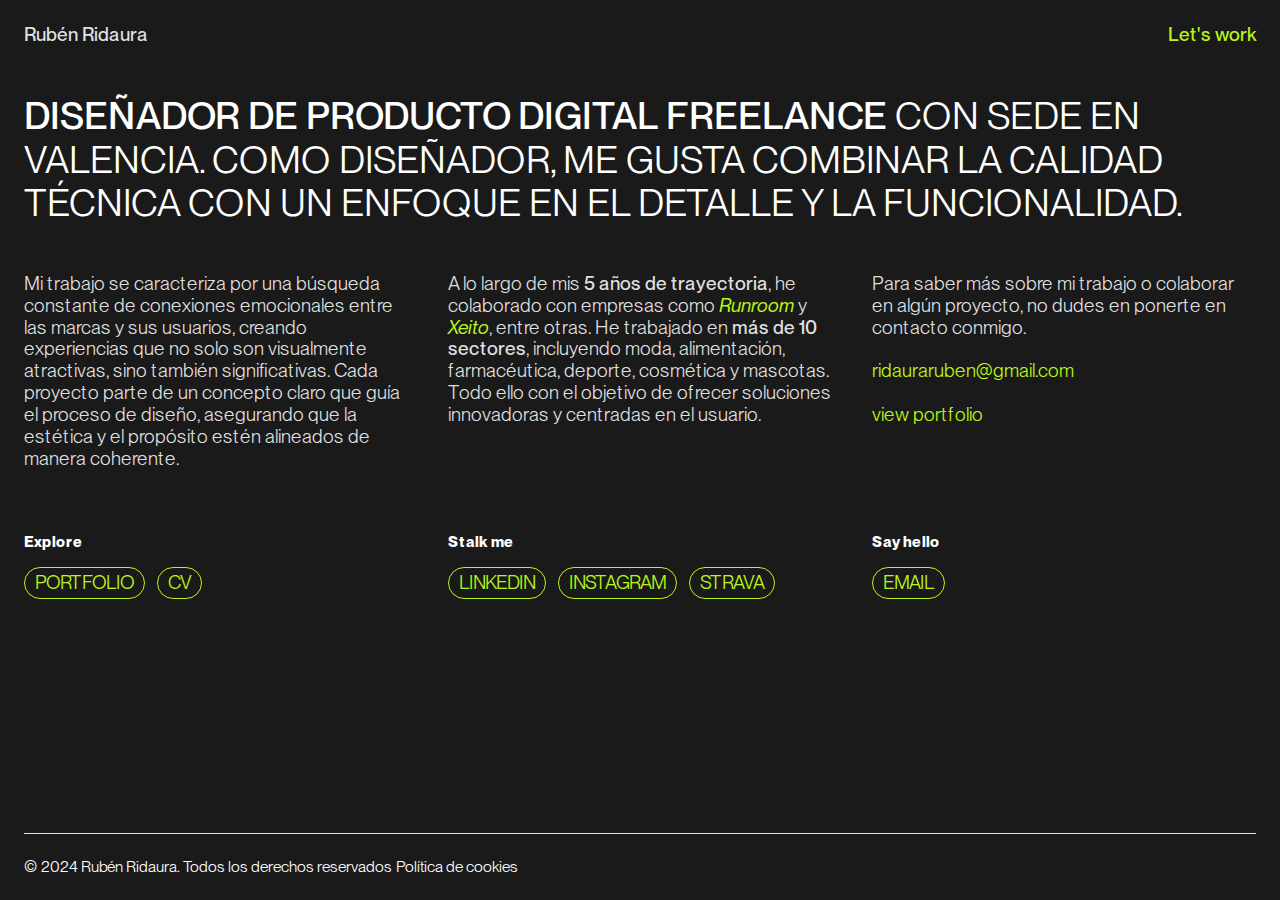
<file: index.html>
<!doctype html>
<html lang="en">

<head>
    <meta charset="utf-8">
    <meta name="viewport" content="width=device-width, initial-scale=1.0">
    <title>Rubén Ridaura</title>
    <link href="https://fonts.googleapis.com/css?family=Roboto:400,700&display=swap" rel="stylesheet">
    <link rel="stylesheet" href="assets/css/normalize.css">
    <link rel="stylesheet" href="assets/css/styles.css">
    <link rel="shortcut icon" type="image/x-icon" href="assets/img/Favicon.svg" />
    <meta property="og:site_name" content="Rubén">
    <meta property="og:title" content="Portfolio Rubén Ridaura">
    <meta property="og:image" content="assets/img/thumbnail.jpg">
    <meta property="og:url" content="https://www.rubenridaura.com/">
</head>

<body>
    <header>
        <nav class="nav-principal contenedor">
            <p>Rubén Ridaura</p>
            <p><a href="mailto:ridauraruben@gmail.com?Subject=Hola%20Rubén%20estaba%20interesado%20en%20colaborar%20contigo">Let's work</a></p>
        </nav>
    </header>
    <main>
        <h1 class="contenedor titulo">
            <span>Diseñador de Producto Digital Freelance</span> con sede en Valencia. Como diseñador, me gusta combinar la calidad técnica con un enfoque en el detalle y la funcionalidad.
        </h1>
        <section class="textos contenedor">
            <p>
                Mi trabajo se caracteriza por una búsqueda constante de conexiones emocionales entre las marcas y sus usuarios, creando experiencias que no solo son visualmente atractivas, sino también significativas. Cada proyecto parte de un concepto claro que guía el proceso de diseño, asegurando que la estética y el propósito estén alineados de manera coherente.
            </p>
            <p>
                A lo largo de mis <span>5 años de trayectoria</span>, he colaborado con empresas como <a class="nombre" href="https://www.runroom.com/" target="_blank" rel="noopener noreferrer">Runroom</a> y <a class="nombre" href="https://www.xeito.io/" target="_blank" rel="noopener noreferrer">Xeito</a>, entre otras. He trabajado en <span>más de 10 sectores</span>, incluyendo moda, alimentación, farmacéutica, deporte, cosmética y mascotas. Todo ello con el objetivo de ofrecer soluciones innovadoras y centradas en el usuario.
            </p>
            <p>
                Para saber más sobre mi trabajo o colaborar en algún proyecto, no dudes en ponerte en contacto conmigo.
                <br><br>
                <a href="mailto:ridauraruben@gmail.com?Subject=Hola%20Rubén%20estaba%20interesado%20en%20colaborar%20contigo">ridauraruben@gmail.com</a>
                <br><br>
                <a href="#">view portfolio</a>
            </p>
        </section>
        <section class="enlaces contenedor">
            <div>
                <h3>Explore</h3>
                <a class="button" href="#">Portfolio</a>
                <a class="button" href="https://drive.google.com/file/d/13llWbcBg056mkeUTdO1VevHekBFi27Kd/view?usp=sharing" target="_blank" rel="noopener noreferrer">CV</a>
            </div>
            <div>
                <h3>Stalk me</h3>
                <a class="button" href="https://www.linkedin.com/in/rubénridaura" target="_blank" rel="noopener noreferrer">Linkedin</a>
                <a class="button" href="https://www.instagram.com/rubenridaura/" target="_blank" rel="noopener noreferrer">Instagram</a>
                <a class="button" href="https://www.strava.com/athletes/rubenridaura" target="_blank" rel="noopener noreferrer">Strava</a>
            </div>
            <div>
                <h3>Say hello</h3>
                <a class="button" href="mailto:ridauraruben@gmail.com?Subject=Hola%20Rubén%20estaba%20interesado%20en%20colaborar%20contigo">Email</a>
            </div>
        </section>
    </main>
    <footer class="footer contenedor">
        <div class="condiciones">
            <a href="#">© 2024 Rubén Ridaura. Todos los derechos reservados</a>
            <a href="https://www.privacypolicies.com/live/d0dce30d-8c27-407d-89d4-34de055f9262" target="_blank" rel="nofollow noopener noreferrer">Política de cookies</a>
        </div>
    </footer>

    <script src="https://code.jquery.com/jquery-3.4.1.min.js" integrity="sha256-CSXorXvZcTkaix6Yvo6HppcZGetbYMGWSFlBw8HfCJo=" crossorigin="anonymous"></script>
    <script src="assets/js/app.js"></script>

</body>

</html>
</file>
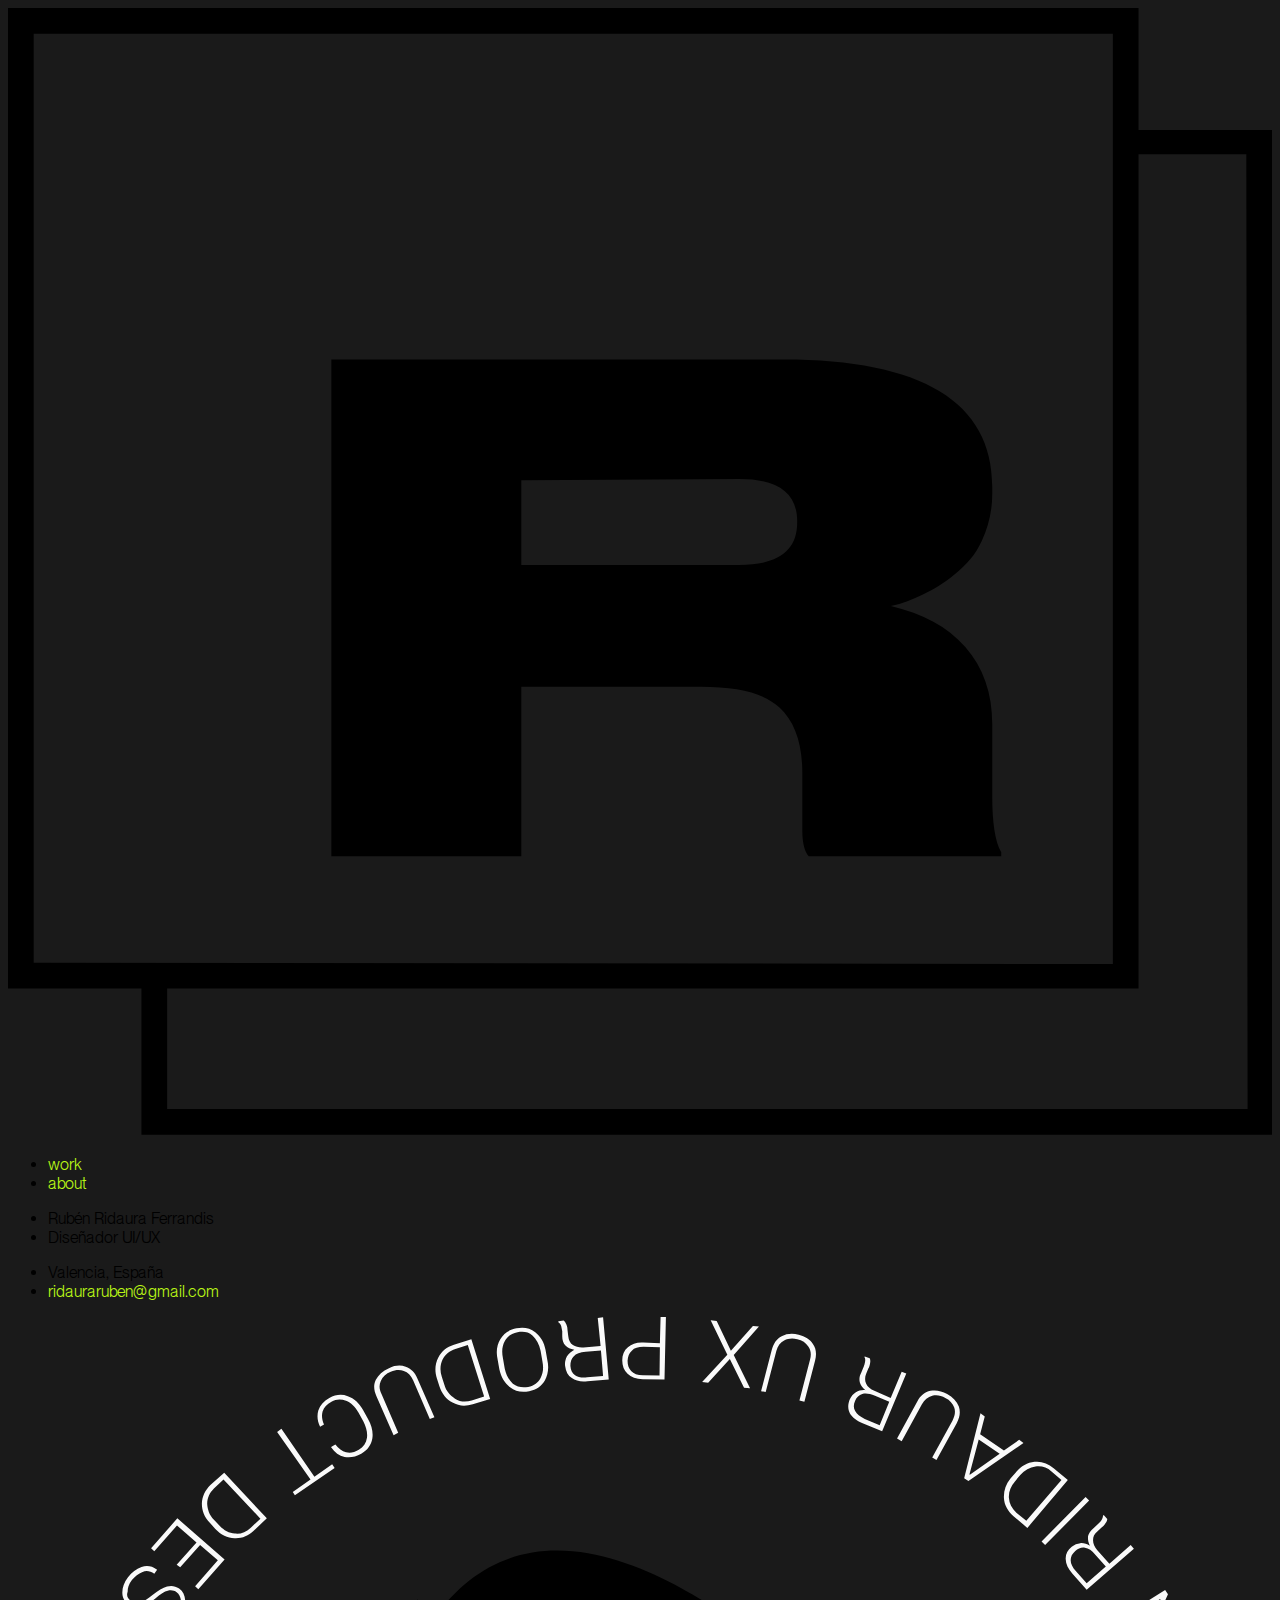
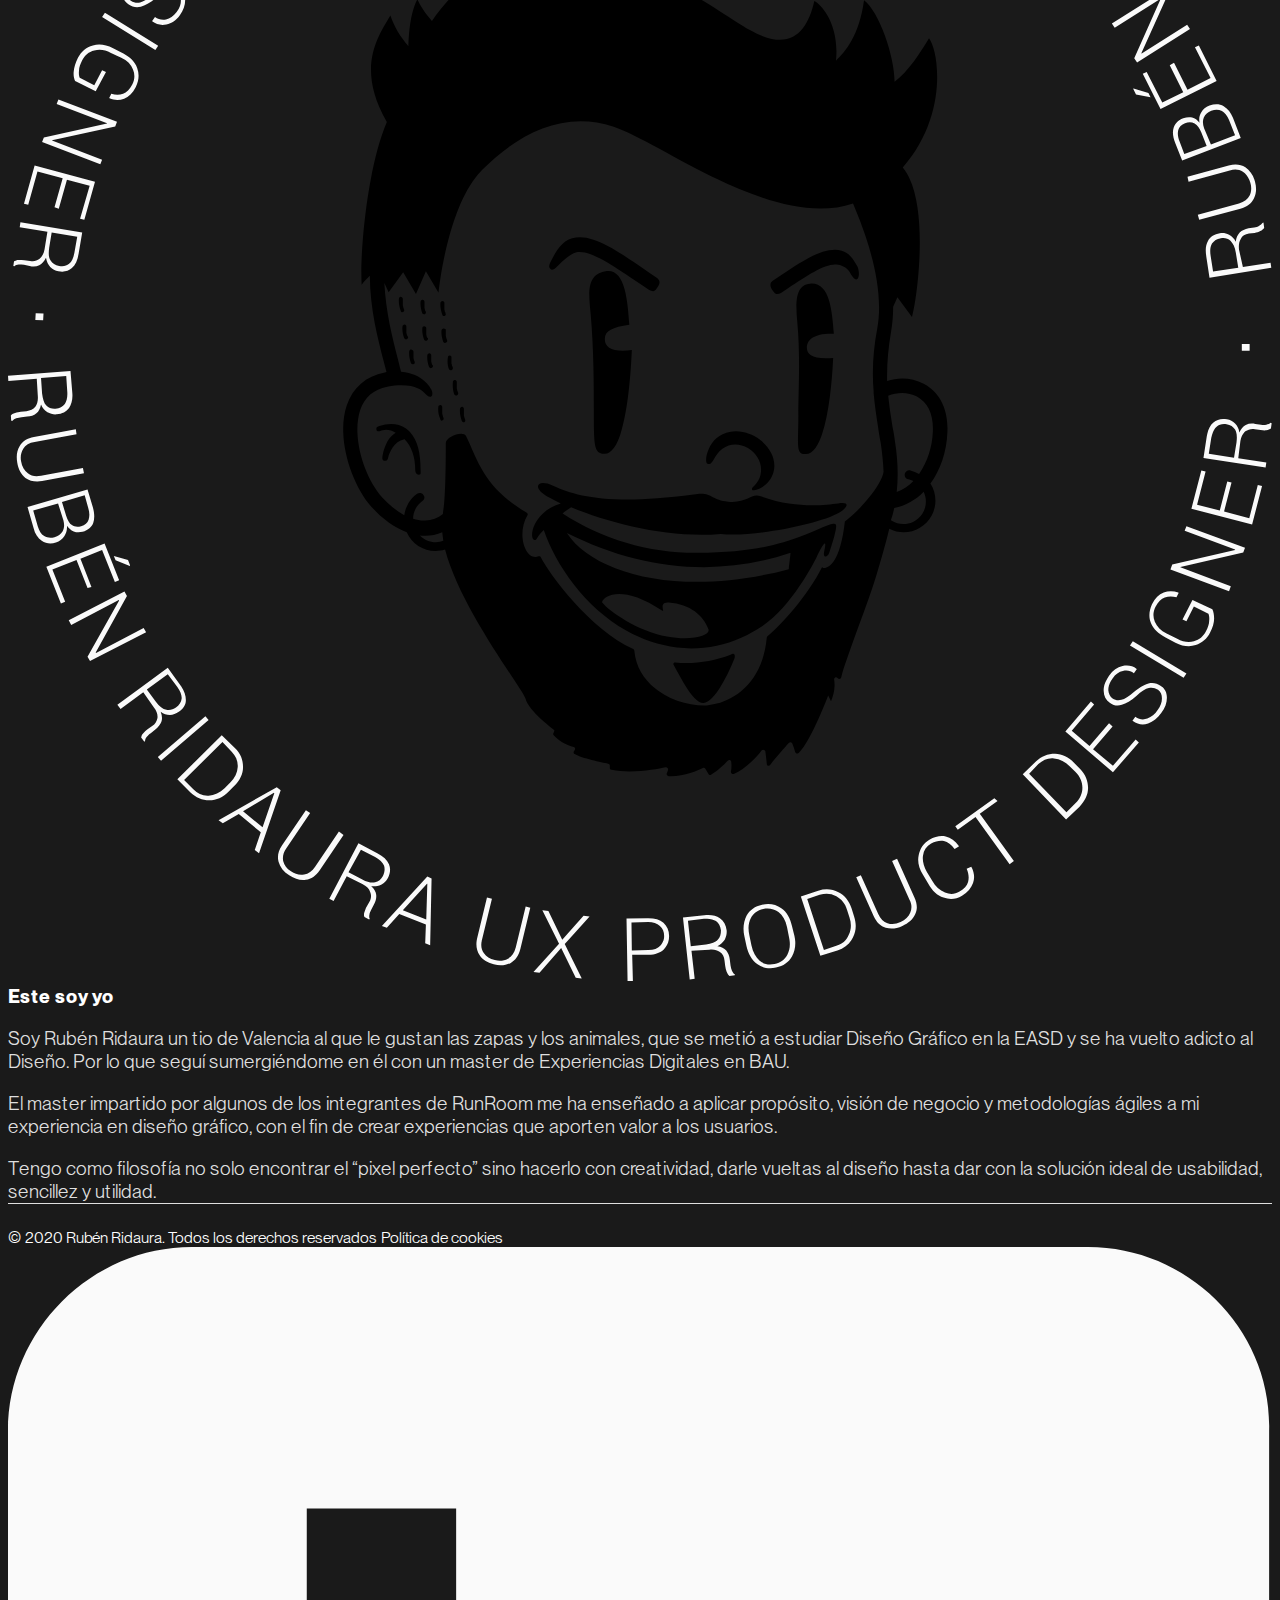
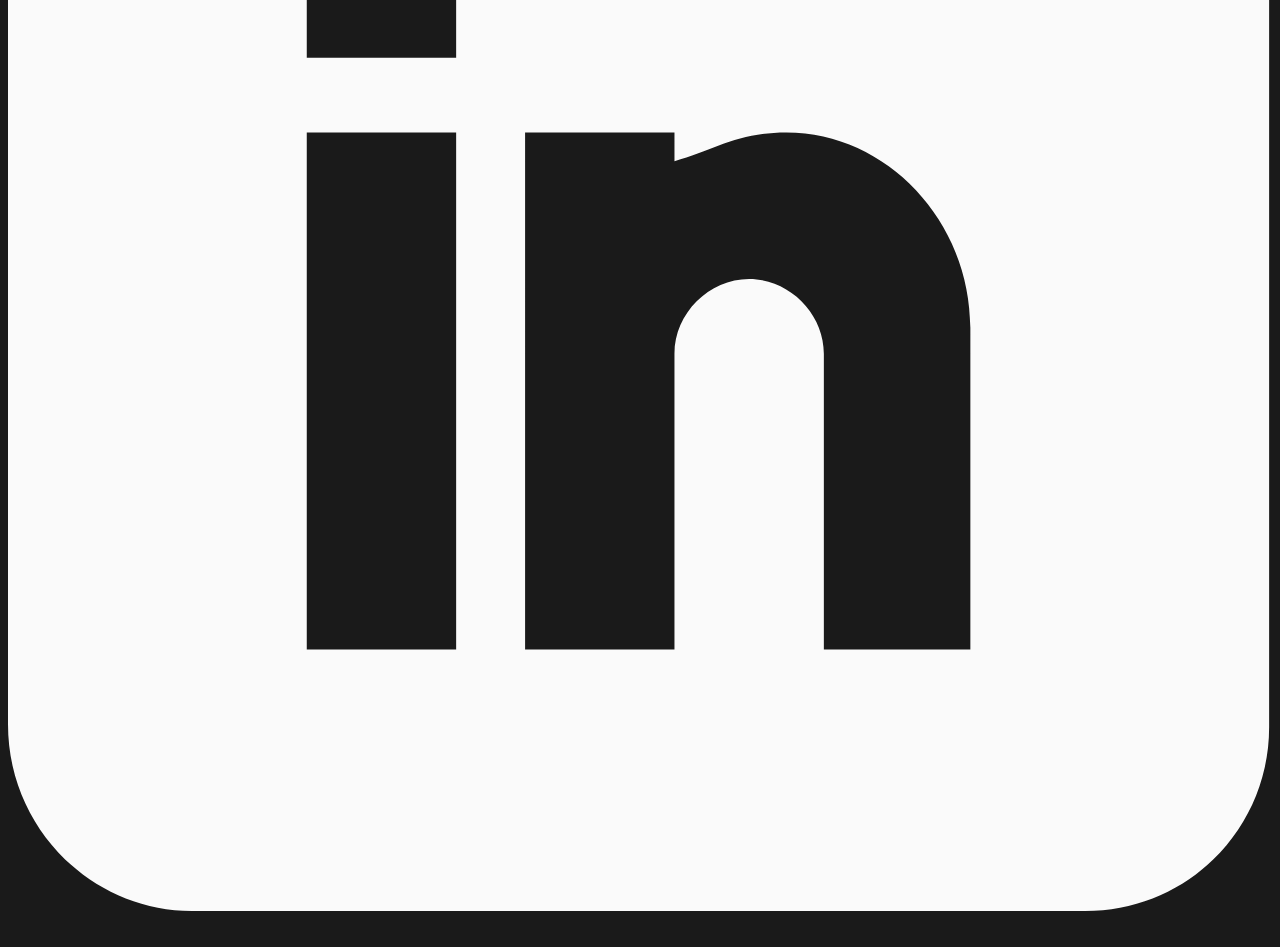
<file: about/index.html>
<!doctype html>
<html lang="en">
<head>
    <meta charset="utf-8">
    <meta name="viewport" content="width=device-width, initial-scale=1.0">
    <meta http-equiv="X-UA-Compatible" content="ie=edge">
    <title>Rubén Ridaura</title>
    <link href="https://fonts.googleapis.com/css?family=Roboto:400,700&display=swap" rel="stylesheet">
    <link rel="stylesheet" href="../assets/css/styles.css">
    <link rel="shortcut icon" type="image/x-icon" href="../assets/img/favicon.ico" />
</head>
<body>
    <header class="header">
            
        <a class="logo" href="../index.html#presentacion">
            <svg xmlns="http://www.w3.org/2000/svg" viewBox="0 0 98.5 87.8">
                <path class="fijo"
                    d="M88.1 9.5V0H0v76.4h10.4v11.4h88.1V9.5H88.1zM2 74.4V2h84.1v72.5L2 74.4zm94.6 11.4H12.4v-9.4h75.7v-65h8.4l.1 74.4z" />
                <path class="rlogo fijo"
                    d="M40 52.8v13.3H25.2V27.4h35.2c10.8 0 16.3 3.3 16.3 9.9v.6c0 1.3-.3 2.5-.8 3.6s-1.2 1.9-2.1 2.6c-.8.7-1.7 1.2-2.5 1.6s-1.6.7-2.5.9c2.5.6 4.4 1.6 5.8 3.2s2.1 3.6 2.1 6v5.6c0 2 .2 3.5.7 4.4v.3h-15c-.3-.3-.5-1-.5-2v-4.5c0-2.3-.6-4-1.8-5.1s-3.2-1.6-6.1-1.6H40v-.1zm0-16v6.6h17c3 0 4.5-1.1 4.5-3.3V40c0-2.2-1.5-3.3-4.5-3.3l-17 .1z" />
            </svg>
        </a>
        <nav class="fijo nav-links">
            <ul class="nav-top">
                <li>
                    <a class="nav-link js-anchor" href="../index.html#work">work</a>
                </li>
                <li>
                    <a class="nav-link" href="index.html">about</a>
                </li>
            </ul>
            <div class="info-bottom">
                <ul>
                    <li>Rubén Ridaura Ferrandis</li>
                    <li>Diseñador UI/UX</li>
                </ul>
                <ul>
                    <li>Valencia, España</li>
                    <li><a class="mail" href="mailto:ridauraruben@gmail.com">ridauraruben@gmail.com</a></li>
                </ul>
            </div>
        </nav>
        
        <div class="fijocaja burger">
            <div class="line1"></div>
            <div class="line2"></div>
            <div class="line3"></div>
        </div>

    
</header> 
        <main class="main">
            <section id="about" class="about">
                <div class="about-contenido">
                    <div class="mi-cara">
<svg version="1.1" id="Capa_1" xmlns="http://www.w3.org/2000/svg" x="0" y="0" viewBox="0 0 356 356" xml:space="preserve"><style>.st0{display:none}.st2{fill:#fafafa}</style><g id="XMLID_1_"><path class="st2" d="M8.1 186.4l-8 .6-.1-1.5 17.6-1.3.5 6c.2 1.9-.2 3.3-.9 4.4-.8 1.1-1.9 1.6-3.5 1.8-.9.1-1.8-.2-2.6-.6-.8-.5-1.4-1.2-1.8-2.2-.2 1.1-.6 1.9-1.3 2.5s-1.6.9-2.6.9l-1.6.2-1.5.3c-.4.2-.8.4-1 .7H.9l-.1-1.5c.2-.3.6-.5 1.2-.7s1.1-.2 1.6-.3l1.6-.2c1.1-.1 1.9-.5 2.5-1.2.5-.8.8-1.7.7-3l-.3-4.9zm1.2-.2l.3 4.3c.2 1.5.5 2.7 1.2 3.4s1.6 1 2.6.9c1.2-.1 2-.5 2.6-1.3.5-.8.8-1.9.7-3.4l-.3-4.5-7.1.6zM21.4 213l-11.8 2.2c-1.9.3-3.4 0-4.7-.9-1.2-.9-2-2.4-2.3-4.3s-.1-3.4.7-4.7 2.2-2.2 4-2.5l11.8-2.2.2 1.4-11.8 2.2c-1.5.2-2.6.9-3.2 1.9s-.9 2.2-.6 3.6c.2 1.4.9 2.6 1.9 3.3.9.8 2.2 1 3.7.7l11.8-2.2.3 1.5zM5.5 222.5l16.9-4.9 1.5 5c.5 1.8.5 3.3.1 4.4s-1.4 2-3 2.5c-.9.2-1.7.2-2.5-.1s-1.4-.9-1.9-1.6c.1 1.1-.2 2.1-.7 2.9-.6.9-1.4 1.5-2.4 1.8-1.5.5-2.8.3-4-.5-1.1-.8-1.9-1.9-2.3-3.6l-1.7-5.9zm8.6-1l-7 2 1.3 4.5c.4 1.2.9 2.2 1.8 2.7s1.8.6 2.9.3c1-.3 1.8-.9 2.3-1.7.5-.9.5-1.9.2-3.1l-1.5-4.7zm1.1-.4l1.2 3.9c.4 1.2.9 2.1 1.6 2.6s1.6.6 2.6.3c1.1-.3 1.8-.9 2.1-1.8.3-.9.3-2-.1-3.3l-1-3.6-6.4 1.9zM22.4 245.3l-3.1-7.9-6.8 2.7 3.6 9.1-1.2.5-4.1-10.4 16.4-6.5 4.1 10.3-1.2.5-3.6-9-6.1 2.5 3.1 7.9-1.1.3zm11.4-7.9l.6 1.6-.1.1-4-1.6-.5-1.2 4 1.1zM23.1 265.9l-.7-1.2 8.9-15.9-.1-.1-13.4 7-.7-1.3 15.7-8.1.7 1.3-8.8 15.9.1.1 13.4-7 .7 1.2-15.8 8.1zM38.1 274.7l-6.4 4.7-.9-1.2L45 267.8l3.5 4.8c1.1 1.5 1.6 2.9 1.6 4.3s-.8 2.4-2 3.3c-.8.5-1.6.9-2.5.9s-1.8-.3-2.6-.9c.4 1 .5 1.9.2 2.8-.3.8-.9 1.5-1.7 2.2l-1.3 1c-.5.3-.8.7-1.1 1s-.5.8-.5 1.2l-.2.2-.9-1.2c.1-.4.2-.9.6-1.2.4-.4.8-.8 1.2-1.1l1.3-.9c.9-.6 1.3-1.4 1.5-2.3.1-.9-.2-1.9-1-2.9l-3-4.3zm1-.8l2.6 3.5c.9 1.3 1.9 2 2.9 2.2.9.2 1.9 0 2.7-.6.9-.7 1.5-1.5 1.6-2.5.1-.9-.3-2-1.2-3.3l-2.7-3.6-5.9 4.3zM43.1 294l-.9-1.1 13.4-11.5.9 1.1L43.1 294zM47.7 299.2l12.5-12.4 3.7 3.6c1.6 1.5 2.3 3.3 2.3 5.3s-.9 3.8-2.5 5.4l-1.6 1.6c-1.6 1.6-3.4 2.4-5.4 2.4s-3.8-.8-5.3-2.2l-3.7-3.7zm12.7-10.5l-10.8 10.7 2.6 2.6c1.2 1.2 2.6 1.9 4.3 1.8 1.6-.1 3.2-.8 4.5-2.1l1.6-1.6c1.3-1.3 2-2.8 2.1-4.4s-.5-3.1-1.7-4.3l-2.6-2.7zM71.2 314.1L65 309l-4.5 2.6-1.2-.9 16.4-9.3 1.1.9-6.1 17.7-1.2-.9 1.7-5zm-5-5.9l5.5 4.5 3.3-9.6-.1-.1-8.7 5.2zM94.5 314.9l-6.7 9.9c-1.1 1.6-2.4 2.5-3.9 2.7-1.6.2-3.1-.2-4.7-1.3-1.6-1-2.6-2.3-3-3.8s-.1-3 1-4.6l6.7-9.9 1.2.8-6.7 9.9c-.9 1.2-1.1 2.5-.9 3.6.3 1.2 1 2.2 2.2 2.9 1.2.8 2.4 1.2 3.7.9 1.2-.2 2.3-.9 3.1-2.2l6.7-9.9 1.3 1zM95.4 326.5l-3.7 7-1.2-.7 8.2-15.6 5.3 2.8c1.7.9 2.8 1.9 3.3 3.1s.4 2.5-.3 3.9c-.5.9-1.1 1.5-1.9 1.9-.9.4-1.8.5-2.8.4.9.8 1.3 1.5 1.4 2.4s-.1 1.8-.6 2.7l-.8 1.5c-.2.5-.5.9-.5 1.4-.1.5-.1.9.1 1.2l-.2.2-1.3-.7c-.2-.4-.2-.9 0-1.4s.3-1 .6-1.5l.8-1.4c.5-.9.6-1.9.2-2.8-.3-.9-1-1.6-2.2-2.2l-4.4-2.2zm.5-1.1l3.9 2c1.4.8 2.6 1 3.6.8.9-.2 1.7-.9 2.2-1.8.5-1 .6-2 .3-2.9-.4-.9-1.2-1.7-2.5-2.4l-4-2.1-3.5 6.4zM117.7 340.1l-7.5-3-3.5 3.9-1.4-.5 12.8-13.9 1.2.5-.4 18.8-1.4-.5.2-5.3zm-6.5-4l6.6 2.6.3-10.1h-.1l-6.8 7.5zM147.1 335.4l-2.8 11.6c-.5 1.9-1.4 3.2-2.7 3.9-1.4.7-3 .9-4.8.4s-3.2-1.3-4-2.6-1.1-2.8-.7-4.6l2.8-11.6 1.4.3-2.8 11.6c-.4 1.5-.2 2.7.5 3.7s1.7 1.7 3.1 2 2.6.2 3.7-.4c1.1-.5 1.8-1.6 2.2-3.1l2.8-11.6 1.3.4zM156.1 344.4l6-6.8 1.7.2-7 7.8 4.8 9.7-1.7-.2-4.1-8.4-6.1 7-1.7-.2 7.2-8-4.7-9.4 1.7.2 3.9 8.1zM175.8 348.6l.2 7.4h-1.5l-.3-17.6 6.1-.1c1.9 0 3.3.4 4.3 1.3s1.6 2.2 1.6 3.7-.5 2.8-1.5 3.8c-1 .9-2.4 1.5-4.3 1.5h-4.6zm-.1-1.2l4.7-.1c1.5 0 2.6-.4 3.3-1.2s1.1-1.7 1.1-2.8c0-1.2-.4-2.1-1.2-2.8-.8-.7-1.9-1.1-3.3-1.1l-4.7.1.1 7.9zM192.5 347.5l.9 7.9-1.4.2-1.9-17.5 6-.6c1.9-.2 3.3.1 4.4.8 1.1.7 1.7 1.9 1.9 3.4.1.9-.1 1.8-.5 2.6-.5.8-1.2 1.4-2.1 1.9 1.1.2 1.9.5 2.5 1.2.5.7.9 1.5 1 2.6l.2 1.6c.1.5.2 1 .4 1.5.2.4.4.8.8 1v.3l-1.5.2c-.3-.2-.5-.6-.8-1.2-.2-.5-.3-1-.4-1.6l-.2-1.6c-.1-1.1-.5-1.9-1.3-2.4s-1.8-.8-3-.6l-5 .3zm-.2-1.3l4.3-.5c1.6-.2 2.7-.6 3.3-1.3.7-.7.9-1.6.9-2.7-.2-1.2-.6-2-1.4-2.6-.8-.5-1.9-.8-3.4-.6l-4.5.5.8 7.2zM221.5 343.3c.5 2.2.2 4.2-.7 5.8-.9 1.6-2.4 2.7-4.5 3.1-2 .5-3.8.1-5.3-1s-2.5-2.8-3-5l-.6-2.8c-.5-2.2-.2-4.1.6-5.8.9-1.6 2.4-2.7 4.4-3.1 2-.5 3.9-.1 5.4 1 1.6 1.1 2.5 2.8 3 5l.7 2.8zm-2.1-2.5c-.4-1.9-1.2-3.3-2.4-4.2-1.2-.9-2.6-1.2-4.3-.9-1.6.4-2.8 1.2-3.5 2.6s-.8 2.9-.4 4.8l.6 2.9c.4 1.9 1.2 3.3 2.3 4.3 1.2 1 2.6 1.2 4.2.9 1.7-.4 2.9-1.2 3.6-2.6.7-1.3.9-2.9.5-4.8l-.6-3zM228.8 348.9l-5.5-16.7 4.9-1.6c2-.7 4-.5 5.7.4 1.8.9 3 2.5 3.7 4.6l.7 2.2c.7 2.2.6 4.1-.3 5.9-.9 1.8-2.3 3-4.4 3.7l-4.8 1.5zm-3.7-16l4.7 14.4 3.5-1.2c1.6-.5 2.9-1.5 3.5-3.1.7-1.5.8-3.2.2-4.9l-.7-2.2c-.5-1.8-1.6-3-3-3.8-1.5-.8-3-.9-4.7-.4l-3.5 1.2zM250.4 321.6l4.9 10.9c.8 1.8.9 3.3.2 4.7-.6 1.4-1.9 2.5-3.6 3.3-1.7.8-3.3.9-4.7.5s-2.6-1.5-3.4-3.3l-4.9-10.9 1.3-.6 4.9 10.9c.6 1.4 1.5 2.2 2.6 2.6s2.4.3 3.7-.3c1.3-.6 2.3-1.5 2.7-2.6.5-1.1.5-2.4-.2-3.7l-4.9-10.9 1.4-.6zM271.3 323.8c.9 1.6 1 3.2.5 4.6s-1.5 2.6-3.1 3.6c-1.7 1-3.4 1.2-5.2.5-1.8-.6-3.2-1.9-4.3-3.9l-1.5-2.5c-1.2-1.9-1.6-3.8-1.2-5.6s1.3-3.3 3-4.3c1.6-.9 3.2-1.2 4.6-.9 1.4.3 2.7 1.2 3.7 2.7v.1l-1.2.7c-.9-1.2-1.9-1.9-3-2.2-1.1-.2-2.3 0-3.6.7-1.3.8-2.1 1.9-2.3 3.4s.2 3 1.1 4.6l1.5 2.5c.9 1.6 2.1 2.7 3.6 3.3s2.8.5 4.1-.3c1.3-.8 2.1-1.6 2.4-2.7s.2-2.3-.4-3.7l1.3-.6zM278.7 305.3l-5 3.6 9.6 13.3-1.2.9-9.6-13.3-5 3.6-.7-1 11-7.9.9.8zM298 310.5l-12.2-12.7 3.7-3.6c1.6-1.5 3.3-2.2 5.4-2.2 2 .1 3.8.9 5.4 2.6l1.6 1.6c1.6 1.6 2.3 3.5 2.3 5.4 0 2-.9 3.7-2.4 5.3l-3.8 3.6zm-10.4-12.9l10.5 10.9 2.6-2.6c1.2-1.2 1.9-2.6 1.9-4.3s-.7-3.2-2-4.5l-1.6-1.6c-1.2-1.3-2.7-2-4.4-2.2-1.7-.2-3.1.5-4.4 1.6l-2.6 2.7zM311.1 284.3l-5.5 6.4 5.6 4.7 6.4-7.4.9.8-7.3 8.4-13.4-11.5 7.2-8.4.9.8-6.3 7.4 5 4.3 5.5-6.4 1 .9zM323.9 274c-.8-.5-1.6-.7-2.6-.5-.9.2-2.1.9-3.5 2.2-1.5 1.3-2.9 2.1-4.1 2.5s-2.3.2-3.4-.6-1.7-1.9-1.7-3.3c-.1-1.4.5-2.8 1.5-4.3 1.1-1.5 2.3-2.4 3.8-2.7 1.5-.3 2.8-.1 4 .8v.1l-.8 1.1c-.9-.7-2-.9-3.1-.6-1.1.2-2.1.9-2.9 2.1-.9 1.2-1.2 2.2-1.2 3.3.1 1 .5 1.8 1.2 2.3s1.6.6 2.5.4 2.1-1 3.5-2.2c1.5-1.2 2.9-2.1 4.1-2.4s2.4-.1 3.5.7c1.2.8 1.7 1.9 1.7 3.3s-.5 2.9-1.6 4.3c-1 1.5-2.3 2.4-3.7 3-1.5.5-2.9.3-4.3-.7l-.1-.1.8-1.1c1.1.8 2.3.9 3.4.5 1.2-.5 2.1-1.2 2.9-2.4.8-1.2 1.2-2.2 1.2-3.3s-.3-1.7-1.1-2.4zM331.9 269.4l-.8 1.2-15.1-9.1.8-1.2 15.1 9.1zM339.2 251.3c.3.6.5 1.5.5 2.6 0 1.2-.4 2.5-1.1 3.9-.9 1.9-2.3 3-4.1 3.6s-3.7.3-5.7-.7l-2.9-1.5c-1.9-1-3.3-2.3-4-4-.7-1.7-.5-3.5.3-5.3.9-1.7 1.9-2.8 3.3-3.3 1.3-.5 2.7-.5 4.1 0l.1.1-.6 1.2c-1.2-.3-2.3-.3-3.3.1s-1.9 1.2-2.6 2.6c-.7 1.4-.8 2.8-.2 4.2.6 1.4 1.7 2.5 3.3 3.3l3 1.5c1.6.9 3.3 1.1 4.7.7 1.6-.4 2.6-1.3 3.4-2.8.5-1 .9-2 .9-2.9.1-.9 0-1.5-.2-2l-4.1-2.1-2.1 4.2-1.1-.5 2.8-5.5 5.6 2.6zM348.4 234l-.5 1.3-17.7 4.1v.1l14.2 5.3-.5 1.4-16.5-6.1.5-1.4 17.7-4.1v-.1l-14.2-5.3.5-1.3 16.5 6.1zM344.6 215.6l-2.1 8.2 7.1 1.9 2.4-9.4 1.2.3-2.8 10.8-17.1-4.4 2.8-10.8 1.2.3-2.4 9.4 6.4 1.6 2.1-8.2 1.2.3zM346.5 208.8l7.9 1.2-.2 1.4-17.5-2.7.9-5.9c.3-1.9.9-3.3 1.9-4.1 1-.9 2.3-1.2 3.8-.9.9.2 1.7.5 2.3 1.2.6.6 1.1 1.5 1.2 2.5.5-1 1-1.7 1.8-2.1.8-.4 1.7-.5 2.7-.3l1.6.2c.5.1 1 .1 1.5 0s.9-.2 1.2-.5l.3.1-.2 1.5c-.3.2-.8.4-1.3.5s-1.1 0-1.6-.1l-1.6-.2c-1.1-.2-1.9.1-2.7.6-.7.6-1.2 1.5-1.4 2.7l-.6 4.9zm-1.2-.2l.7-4.3c.2-1.5.1-2.8-.4-3.6s-1.3-1.3-2.4-1.5c-1.2-.2-2.1.1-2.8.7s-1.2 1.7-1.5 3.1l-.7 4.5 7.1 1.1zM349.7 176.6v1.9h-2.2v-1.9h2.2zM347.8 154.9l7.8-1.2.2 1.4-17.4 2.8-.9-5.9c-.3-1.9-.2-3.3.5-4.5.6-1.2 1.8-1.8 3.3-2.1.9-.2 1.8 0 2.6.4s1.5 1.1 1.9 2c.1-1.1.5-1.9 1.1-2.6.6-.6 1.5-.9 2.5-1.2l1.6-.2c.5-.1 1-.2 1.4-.5s.7-.5.9-.8l.3-.1.2 1.5c-.2.3-.6.6-1.1.9s-1 .4-1.6.5l-1.6.2c-1.1.2-1.9.6-2.3 1.5-.5.8-.6 1.8-.5 3l1.1 4.9zm-1.3.2l-.7-4.3c-.2-1.5-.8-2.6-1.5-3.3-.7-.6-1.6-.9-2.7-.7-1.2.2-1.9.7-2.5 1.5-.5.9-.6 1.9-.4 3.4l.7 4.5 7.1-1.1zM332.2 129.5l11.6-3.2c1.9-.5 3.4-.3 4.7.5 1.3.9 2.2 2.2 2.7 4s.4 3.4-.3 4.8-1.9 2.3-3.8 2.9l-11.6 3.1-.4-1.4 11.6-3.2c1.5-.4 2.5-1.2 3-2.2.5-1.1.6-2.3.2-3.6-.4-1.4-1.1-2.4-2.1-3.1-1-.7-2.3-.8-3.7-.4l-11.6 3.2-.3-1.4zM347.2 118.6l-16.5 6.3-1.9-4.8c-.7-1.7-.9-3.2-.5-4.4.4-1.2 1.2-2.1 2.7-2.7.9-.3 1.7-.4 2.5-.2s1.5.7 2.1 1.5c-.2-1.1-.1-2.1.5-3 .5-.9 1.2-1.5 2.3-1.9 1.5-.5 2.8-.5 4 .2s2 1.8 2.6 3.3l2.2 5.7zm-9.6 2.2l-1.5-3.8c-.5-1.2-1.1-2-1.9-2.5s-1.7-.5-2.7-.1-1.7 1.1-1.9 1.9-.2 2 .4 3.3l1.3 3.5 6.3-2.3zm1.2-.4l6.8-2.6-1.7-4.3c-.5-1.2-1.2-2-2-2.5-.9-.5-1.9-.5-3-.1-1 .4-1.7 1-2.1 1.9s-.3 1.9.1 3.1l1.9 4.5zM317.7 106.3l-.8-1.6.1-.1 4.2 1.3.6 1.2-4.1-.8zm10.7-8.9l3.8 7.6 6.5-3.3-4.4-8.7 1.1-.5 5 10-15.8 7.9-5-9.9 1.1-.5 4.4 8.6 5.9-2.9-3.8-7.6 1.2-.7zM325.9 76.9l.8 1.2-7.5 16.6.1.1 12.8-8.1.8 1.2-14.9 9.4-.8-1.2 7.4-16.6-.1-.1-12.8 8.1-.8-1.2 15-9.4zM310.2 69.5l6-5.3.9 1.1-13.3 11.5-4-4.5c-1.2-1.4-1.9-2.8-1.9-4.1-.1-1.3.5-2.5 1.7-3.5.7-.6 1.6-.9 2.4-1 .9-.1 1.8.2 2.7.7-.5-1-.6-1.9-.5-2.7.2-.8.7-1.6 1.6-2.3l1.2-1.1c.4-.4.8-.7 1-1.1.2-.4.4-.8.4-1.2l.2-.2 1 1.1c0 .4-.2.9-.5 1.2-.3.5-.7.9-1.1 1.2l-1.2 1.1c-.9.7-1.2 1.5-1.2 2.5 0 .9.4 1.9 1.2 2.8l3.4 3.8zm-1 .8l-2.9-3.3c-1-1.2-2-1.9-3-2-.9-.2-1.9.2-2.7.9-.9.8-1.3 1.6-1.3 2.6s.5 2 1.5 3.1l3 3.4 5.4-4.7zM303.5 50.7l1 1-12.4 12.5-1-1 12.4-12.5zM298.5 45.9l-11.4 13.5-3.9-3.3c-1.6-1.4-2.6-3.1-2.7-5.1s.5-3.9 1.9-5.6l1.5-1.7c1.5-1.7 3.2-2.7 5.2-2.9s3.8.4 5.4 1.8l4 3.3zm-11.7 11.5l9.9-11.5-2.8-2.4c-1.3-1.2-2.8-1.6-4.5-1.4-1.6.2-3.1 1-4.3 2.4l-1.5 1.8c-1.2 1.4-1.8 2.9-1.7 4.6.1 1.6.8 3 2.1 4.2l2.8 2.3zM273.8 33l6.7 4.6 4.3-3 1.2.9-15.5 10.7-1.2-.8 4.6-18.3 1.2.9-1.3 5zm5.5 5.5l-5.9-4-2.6 9.8.1.1 8.4-5.9zM250.4 34.2l5.7-10.4c.9-1.7 2.2-2.7 3.7-3 1.6-.3 3.1 0 4.7.9s2.7 2.1 3.3 3.5c.5 1.5.3 3-.6 4.7l-5.7 10.4-1.2-.7 5.7-10.4c.7-1.3.9-2.6.5-3.7s-1.2-2.1-2.5-2.7c-1.2-.7-2.5-.9-3.7-.6s-2.2 1.1-2.9 2.4L251.7 35l-1.3-.8zM248.6 22.8l3.1-7.4 1.3.5-6.8 16.3-5.5-2.3c-1.7-.7-3-1.7-3.6-2.8-.6-1.2-.6-2.5 0-3.9.4-.9.9-1.5 1.7-2s1.7-.7 2.7-.6c-.9-.7-1.4-1.4-1.6-2.2-.2-.9-.1-1.8.4-2.7l.7-1.7c.2-.5.3-1 .4-1.5.1-.5 0-.9-.2-1.2l.1-.2 1.4.5c.2.4.2.9.1 1.4-.1.5-.2 1.1-.5 1.5l-.6 1.5c-.4 1-.4 1.9 0 2.8s1.2 1.5 2.3 2l4.6 2zm-.4 1.1l-4-1.7c-1.5-.6-2.6-.8-3.6-.5-.9.3-1.6.9-2 1.9-.5 1.1-.5 2 0 2.9s1.3 1.5 2.7 2.2l4.2 1.8 2.7-6.6zM212.1 20.9l3-11.6c.5-1.9 1.4-3.2 2.8-3.9 1.4-.7 3-.9 4.8-.4s3.2 1.3 4 2.6c.9 1.2 1.1 2.9.6 4.7l-3 11.6-1.4-.4 3-11.5c.4-1.5.2-2.7-.5-3.7s-1.7-1.7-3.1-2c-1.4-.4-2.6-.2-3.7.3s-1.8 1.5-2.2 3l-3 11.5-1.3-.2zM203.3 11.8l-6.1 6.7-1.7-.2 7.1-7.7-4.7-9.7 1.7.2 4 8.4 6.2-7 1.7.2-7.1 8 4.6 9.4-1.7-.2-4-8.1zM183.6 7.4l.2-7.4h1.5l-.4 17.6-6.1-.1c-1.9 0-3.3-.5-4.3-1.5-1-.9-1.5-2.2-1.5-3.8s.5-2.8 1.6-3.7 2.5-1.4 4.3-1.3l4.7.2zm0 1.1l-4.6-.1c-1.5 0-2.6.3-3.3 1.1-.8.7-1.1 1.6-1.2 2.8 0 1.2.3 2.1 1 2.9.7.8 1.8 1.2 3.3 1.2l4.7.1.1-8zM166.9 8.2l-.8-7.9 1.5-.2 1.6 17.5-6 .5c-1.9.2-3.3-.1-4.4-.9-1.1-.7-1.7-1.9-1.9-3.5-.1-.9.1-1.8.5-2.6.5-.8 1.2-1.4 2.1-1.9-1.1-.2-1.9-.6-2.5-1.2s-.9-1.5-.9-2.6V4l-.3-1.5c-.2-.4-.4-.8-.8-1v-.3l1.5-.2c.3.2.5.6.8 1.2.2.5.3 1.1.3 1.6l.2 1.6c.1 1.1.5 1.9 1.3 2.5.8.5 1.8.8 3 .7l4.8-.4zm.1 1.2l-4.3.4c-1.6.2-2.7.5-3.4 1.3-.7.7-.9 1.6-.9 2.7.1 1.2.5 2 1.3 2.6.8.5 1.9.8 3.4.6l4.5-.4-.6-7.2zM137.9 12c-.5-2.2-.2-4.2.8-5.8.9-1.6 2.5-2.6 4.5-3s3.8-.1 5.3 1.1 2.5 2.8 2.9 5l.5 2.8c.5 2.2.2 4.2-.7 5.8s-2.4 2.6-4.4 3c-2.1.4-3.9.1-5.4-1.1s-2.5-2.8-3-5l-.5-2.8zm2 2.5c.4 1.9 1.2 3.3 2.3 4.3 1.2.9 2.6 1.2 4.3.9s2.8-1.2 3.5-2.5.9-2.9.5-4.8l-.5-2.9c-.4-1.9-1.2-3.3-2.3-4.3s-2.6-1.2-4.2-.9c-1.7.3-2.9 1.2-3.6 2.5s-.9 2.9-.5 4.8l.5 2.9zM130.5 6.3l5.3 16.8-4.9 1.5c-2.1.6-4 .5-5.7-.5-1.8-.9-3-2.5-3.7-4.6l-.7-2.2c-.7-2.2-.5-4.1.4-5.9s2.4-3 4.4-3.6l4.9-1.5zm3.6 16.1l-4.6-14.5L126 9c-1.6.5-2.9 1.5-3.6 3s-.8 3.1-.2 4.9l.7 2.2c.5 1.8 1.6 3 3 3.9s3 1 4.7.5l3.5-1.1zM108.6 33.3l-4.8-10.9c-.8-1.8-.9-3.3-.2-4.7.7-1.4 1.9-2.5 3.7-3.3 1.7-.8 3.3-.9 4.7-.4 1.5.5 2.6 1.6 3.3 3.3l4.8 10.9-1.3.5-4.7-10.9c-.6-1.4-1.5-2.2-2.6-2.6-1.2-.4-2.4-.3-3.7.2-1.3.5-2.3 1.4-2.8 2.6-.5 1.1-.5 2.3.2 3.7l4.7 10.9-1.3.7zM87.9 30.9c-.8-1.6-.9-3.2-.5-4.6.5-1.4 1.5-2.6 3.1-3.5 1.7-.9 3.4-1.2 5.2-.5 1.8.6 3.2 1.9 4.3 3.9l1.4 2.5c1.1 1.9 1.5 3.9 1.2 5.6s-1.4 3.3-3.1 4.2c-1.6.9-3.2 1.2-4.7.9S92 38.2 91 36.7v-.1l1.2-.7c.9 1.2 1.9 1.9 3 2.2s2.3.1 3.6-.7c1.3-.8 2.1-1.9 2.3-3.4.2-1.5-.2-3-1-4.6l-1.4-2.5c-.9-1.6-2.1-2.8-3.5-3.3s-2.8-.5-4.1.3c-1.3.7-2.1 1.6-2.5 2.7-.3 1.1-.2 2.3.4 3.7l-1.1.6zM80.2 49.3l5-3.5-9.4-13.4 1.2-.9L86.3 45l5-3.5.7 1-11.2 7.7-.6-.9zM60.9 43.9l12 12.8-3.7 3.5c-1.6 1.5-3.3 2.2-5.4 2.1-2-.1-3.8-.9-5.4-2.6L56.9 58c-1.6-1.6-2.3-3.5-2.3-5.5.1-2 .9-3.7 2.4-5.2l3.9-3.4zm10.2 12.9l-10.4-11-2.7 2.5c-1.2 1.2-1.9 2.6-1.9 4.3.1 1.6.6 3.2 1.9 4.5l1.6 1.7c1.2 1.3 2.7 2.1 4.3 2.2 1.6.2 3.1-.4 4.4-1.6l2.8-2.6zM47.5 69.8l5.6-6.3-5.5-4.8-6.4 7.3-.9-.9 7.4-8.4L61 68.3l-7.4 8.4-.9-.9 6.4-7.3-5-4.3-5.6 6.3-1-.7zM34.6 79.9c.8.5 1.6.7 2.6.5.9-.2 2.1-.9 3.5-2.1 1.6-1.2 2.9-2.1 4.1-2.4 1.2-.3 2.3-.2 3.4.6s1.6 1.9 1.7 3.3c0 1.4-.5 2.8-1.5 4.2-1.1 1.5-2.3 2.3-3.8 2.6-1.5.3-2.8 0-4-.9v-.1l.8-1.1c.9.7 2 .9 3.1.7 1.1-.2 2.1-.9 3-2.1s1.2-2.2 1.2-3.3c-.1-1-.5-1.8-1.2-2.3s-1.6-.7-2.5-.4c-.9.2-2.1.9-3.5 2.2-1.5 1.2-2.9 2-4.1 2.3-1.2.3-2.4.1-3.5-.7-1.2-.9-1.7-1.9-1.7-3.3s.5-2.9 1.6-4.3 2.3-2.4 3.8-2.9 2.9-.3 4.3.7l.1.1-.8 1.1c-1.1-.8-2.3-1-3.3-.5-1.2.5-2.1 1.2-3 2.3-.9 1.2-1.2 2.2-1.2 3.3-.4 1.2 0 1.9.9 2.5zM26.5 84.5l.8-1.2 15 9.3-.8 1.2-15-9.3zM18.9 102.5c-.3-.6-.5-1.5-.4-2.6.1-1.2.5-2.4 1.2-3.9.9-1.8 2.3-3 4.2-3.5 1.9-.5 3.7-.2 5.7.8l2.9 1.5c1.9 1 3.3 2.4 3.9 4.1s.5 3.5-.4 5.3c-.9 1.7-2 2.8-3.3 3.3s-2.7.5-4.1-.1l-.1-.1.6-1.2c1.2.4 2.3.4 3.3 0s1.9-1.2 2.6-2.6c.7-1.4.8-2.8.2-4.2-.5-1.4-1.6-2.5-3.3-3.3L29 94.6c-1.6-.9-3.2-1.1-4.7-.7-1.6.4-2.6 1.3-3.4 2.8-.5 1-.9 2-.9 2.9-.1.9 0 1.5.2 2l4.1 2.1 2.2-4.2 1.1.5-2.9 5.4-5.8-2.9zM9.6 119.7l.5-1.3 17.8-3.9v-.1L13.7 109l.5-1.3 16.5 6.3-.5 1.3-17.8 3.9v.1l14.1 5.4-.5 1.3-16.4-6.3zM13.1 138.1l2.3-8.2-7.1-1.9-2.6 9.4-1.2-.3 3-10.8 17 4.6-3 10.7-1.2-.3L23 132l-6.4-1.7-2.3 8.2-1.2-.4zM11.1 145l-7.8-1.3.2-1.4 17.4 2.9-1 5.9c-.3 1.9-.9 3.3-1.9 4.1-1 .9-2.3 1.2-3.8.9-.9-.2-1.7-.5-2.3-1.2s-1-1.5-1.2-2.6c-.5 1-1.1 1.7-1.9 2.1-.8.4-1.7.5-2.7.2l-1.6-.3c-.5-.1-1-.1-1.5-.1-.5.1-.9.2-1.2.5l-.3-.1.2-1.3c.3-.2.8-.4 1.3-.4s1.1 0 1.6.1l1.6.2c1.1.2 1.9 0 2.7-.6.7-.6 1.2-1.5 1.4-2.7l.8-4.9zm1.2.2l-.7 4.3c-.2 1.5-.2 2.8.4 3.6.5.9 1.3 1.3 2.4 1.5 1.2.2 2.1 0 2.8-.6.8-.6 1.2-1.6 1.5-3.1l.8-4.5-7.2-1.2zM7.7 169.8l.1-1.9 2.2.1-.1 1.9-2.2-.1z"/></g><g><path d="M175 171.2c-.5-7-1.2-16-6.7-15.1-5.6.9-4.7 6.5-4.2 12 .9 10.2.9 20.4.9 27.8 0 8.8 0 11.6 2.8 11.6 5.6.5 7.4-17.6 7.9-29.2-5.3.7-7.6-.7-7.6-3-.1-2.3 2-3.4 6.9-4.1zM232.6 173.7c-.5-6.6-1.2-14.6-6.7-14.1-4.2.3-4.1 5.5-3.6 10.8.9 9.6.3 19.3.3 26.3 0 8.3-.8 10.9 1.9 10.9 5.4.4 7.4-16.2 7.9-27.1-5.6.5-7.4-.9-7.4-2.8 0-2.4 2.1-4.2 7.6-4zM197 210.3c1.6.7 1.5-2.1 4.2-4.2 2.1-1.6 4.9-1.6 7.2-.2 2.3 1.4 3.7 3.7 3.7 6 0 4.2-3 4.9-2.5 5.8.2.4 4.3-.4 5.8-4.4 1.4-3.7-.6-8.1-5.1-10.7-4.2-2.3-8.1-1.6-10.7.5s-3.6 6.8-2.6 7.2zM203.5 264.1c-4.9 1.9-10.3 2.7-15.6 2.2-.2 0-.5.1-.5.4 0 .1 0 .2.1.3 2.5 4.5 5.6 10.8 8.4 10.7 2.7-.1 6.5-6.9 8.7-12.5.2-.8.2-1.8-1.1-1.1z"/><path d="M264.6 200.3c0-7.8-4.2-11.2-6.7-12.5-3.2-1.7-6.9-2-10.3-.8-.1-4.6.3-9.2 1.1-13.8.4-2.3.6-4.7.6-7.1l1.2-2.7 4.1 5.6c1.4-4.7 5.3-32.7-2.6-42.1 12.8-14.6 10.2-32.7 7.4-36.4-2.5 4.1-5.8 9.4-9.7 12.2 0-7.1-4.3-19.6-8.6-22.9-1.3 9.9-5.3 14.5-7.9 17 1-10.2-4.1-15.8-6.1-16.8-2 8.7-6.6 14.7-18.3 8.1-11.7-6.6-59.5-45.2-89.4-2.5-3.1-3.6-3.6-5.1-4.1-6.1-2.5 4.6-2.5 13.2-2.5 13.2-2.3-2.5-4-5.4-5.1-8.6-3.6 6.1-9.7 14.7-1 30-5.6 13.2-7.6 36.6-7.1 45.8.8-1 1.6-1.8 2.3-2.5.1 9.5 2.2 17.4 4 24.4.2.9.5 1.8.7 2.7l-.5.1c-5.3 1-9 4.3-10.7 9.3-3 9 1.2 22 7 28.6 3.1 3.4 6.5 5.8 9.9 7.1 1.4 3.2 4.6 5.3 8.1 5.3.9 0 1.8-.1 2.7-.4 4.4 16.9 22.1 39.5 22.7 42.1.7 3.2 8.1 8.8 8.1 8.8 0 .2-.1.4-.2.6-.2.2-.2.6 0 .8 1.8 2.1 4.5 3 5.6 3.3.3.1.5.3.4.6v.1c-.1.2-.2.4-.3.5-.2.2-.1.6.1.8h.1c2 1.2 7.7 2.4 9.4 2.7.3 0 .5.3.5.5v.7c0 .3.2.5.5.5 5.6 1.2 12.9-.2 15.2-.7.3-.1.6.1.7.5v.3c-.1.3-.2.5-.3.8-.2.3-.1.6.2.8.1.1.2.1.3.1 4 .2 8.2-1.6 9.6-2.3.3-.1.6 0 .7.2l.9 1.5c.1.3.5.4.7.2 1.6-.8 3.7-2.8 4.7-3.9.2-.2.5-.3.8-.1.1.1.2.2.2.4.1.9.1 1.9-.1 2.8 0 .3.2.6.5.6h.3c3.5-1.5 6.5-4.9 7.9-6.7.2-.2.6-.2.8 0 .1.1.1.2.2.3.1.9.3 2.1.4 3.5 0 .3.2.6.5.6.2 0 .4-.1.5-.3 1.6-2.1 4.1-4.9 5.2-6.1.2-.2.5-.3.8-.1l.2.2c.3.8.6 1.6.8 2.4.1.3.4.5.7.4.1 0 .2-.1.3-.1 3.6-3.6 8.3-16.2 8.3-16.2l.8 1.6c.8-1.9 1.2-3.9.9-6-.1-.3.1-.6.3-.7.2-.1.5 0 .7.2.2.2.5.3.8.1.1-.1.2-.2.2-.4.9-4 7.1-19.9 9.1-26.2s3.4-11.5 4.4-15.6c4.4 2.3 9.7.5 12-3.8 1.5-2.8 1.3-6.2-.4-8.9 2.9-3.9 4.8-9.5 4.8-15.6zm-8.6-8.9c2.9 1.6 4.5 4.7 4.5 8.9 0 4.6-1.3 9.1-3.9 12.9-.8-.4-1.6-.8-2.4-1-.7-.2-1.4.2-1.6.9-.2.7.2 1.4.9 1.6h.1c.5.1.9.3 1.4.5-1.3 1.4-2.9 2.5-4.7 3.1.5-4.7.3-9.3-.5-14.3-.2-1.5-.4-2.9-.7-4.2-.5-2.9-.9-5.7-1.2-8.6 2.6-1.1 5.6-1.1 8.1.2zm-139 27.7c-.4-.6-1.2-.7-1.8-.3-2 1.4-3.2 3.6-3.6 6-2.3-1.3-4.4-3-6.2-5-5-5.6-8.7-17-6.2-24.6 1.2-3.6 3.8-5.9 7.6-6.6 7.1-1.3 9.8 1 10.3 1.6.8.8 1.5 1.5 2.1 1.2.4-.2.5-1.3-.1-2.2-.1-.2-2.2-4.3-8.4-4.8-.3-1.2-.6-2.3-.9-3.6-1.6-6.3-3.4-13.3-3.8-21.4l1.2 2.6 4.1-5.6 3.6 6.1 2.8-6.4 3.6 6.1s2.3-24.6 12.2-34.6c9.9-9.9 22.6-17 37.1-12.2 13.3 4.4 45.2 29.2 67.4 21.6 4.5 10.6 8.9 24.1 6.8 35.4-1.1 5.8-1.5 11.7-1 17.5v.5c.3 3.4.8 6.6 1.3 9.9.2 1.4.4 2.7.7 4.2.4 2.7.7 5.4.8 8.1-.4 3.5-6.7 11-10.9 14-1.6 14.4-6.4 13.4-6.4 12.8-4 8-11.6 16.4-15.4 19.5-.1.1-.2.3-.2.4-1 10.6-6.6 16.1-13.1 18.3-1.3.3-2.6.6-3.8.8-8.1.3-19.4-4.7-20.4-15.4 0-.2-.1-.4-.3-.5-12.2-5.5-23.7-21.2-26-25.8-.1-.3-.4-.4-.7-.3-3.6 1.4-6.3-6.2-3.1-11.6.2-.3 0-.6-.4-.8-12-7.1-13.7-15-16.9-21.5-.8-1.6-5.7.2-5.7 2 0 0 .1 15.5-.8 19.7v.3c-1.5 1.3-3.4 1.9-5.4 1.8-1 0-2-.2-3-.5 0-2 1-3.8 2.6-5 .6-.3.8-1.1.3-1.7zm3.5 13.3c-1.7 0-3.4-.7-4.5-1.9.3 0 .7.1 1 .1 1.8.1 3.6-.3 5.3-1l.3 2.4c-.6.2-1.3.4-2.1.4zm131.7-5.1c-1.2 0-2.4-.3-3.4-1 0 0-.1 0-.1-.1v-.1c.4-1.1.7-2.3.9-3.3 3.2-.7 6.1-2.3 8.3-4.6 1.5 3.2.2 7-3 8.5-.9.4-1.8.6-2.7.6z"/><path d="M112.1 200.4c-2.2-1.6-5-1.6-7.5-.7-.7.2-1 .4-.8 1.1s1 .3 1.7.1c1.2-.4 2.5 0 3.7.7-1.9 1.1-3.1 3.4-3.7 6.4-.1.7-.2 1.4.5 1.5h.3c.6 0 .6-.4.8-1 .2-1.1 1.6-4.6 4.5-5.1h.1c1.9 1.9 3 4.9 3 8.7 0 .7.3 1.3 1 1.3s.5-.5.5-1.3c0-5.3-1-9.4-4.1-11.7zM111.3 167.6c.3-.2.4-.5.2-.8v-.1s0-.1-.1-.2c0-.1-.1-.2-.1-.4 0-.1-.1-.2-.1-.4v-.2-.1-.1-.2-.4-.8c0-.3-.3-.6-.6-.6s-.5.3-.5.6c-.1 1.1.1 2.2.5 3.3.1.4.4.5.7.4zM117.4 168.2c.3-.2.4-.5.2-.8v-.1s0-.1-.1-.1c0 0-.1-.2-.1-.4 0-.1-.1-.2-.1-.4v-.2-.1V165.8v-.4-.7c0-.3-.2-.6-.5-.6h-.1c-.3 0-.5.3-.5.6-.1 1.1.1 2.2.5 3.3.1.1.4.2.7.2zM123 168.7c.3-.2.4-.5.2-.8v-.1s0-.1-.1-.2c0 0-.1-.2-.1-.4 0-.1-.1-.2-.1-.4v-.2-.1V166.2v-.4-.8c0-.3-.3-.5-.5-.5-.3 0-.5.2-.6.5-.1 1.1.1 2.2.5 3.3.1.4.4.5.7.4zM112.5 174.4c0-.1 0-.1-.1-.2 0-.1-.1-.2-.1-.4 0-.1-.1-.2-.1-.4v-.2-.1V172.8v-.4-.7c0-.3-.2-.6-.5-.6s-.6.3-.6.6c-.1 1.1.1 2.2.5 3.3.2.3.5.4.8.2.3-.2.4-.5.2-.8-.1.2-.1 0-.1 0zM118.1 175v-.1s0-.1-.1-.2c0 0-.1-.2-.1-.4 0-.1-.1-.2-.1-.4v-.2-.1V173.3v-.4-.8c0-.3-.3-.5-.6-.5s-.5.3-.5.5c-.1 1.1.1 2.2.5 3.3.2.3.5.4.8.2.3-.2.4-.5.2-.8l-.1.2zM122.7 172.2c-.3 0-.5.2-.6.5-.1 1.1.1 2.2.5 3.3.2.3.5.4.8.2.3-.2.4-.5.2-.8v-.1s0-.1-.1-.2c0-.1-.1-.2-.1-.4 0-.1-.1-.2-.1-.4v-.1-.1-.1-.2-.4-.8c.1-.1-.2-.4-.6-.4.1 0 .1 0 0 0zM114.5 181.5c0-.1 0-.1-.1-.2 0 0-.1-.2-.1-.4 0-.1-.1-.2-.1-.4v-.2-.1-.2-.4-.8c0-.3-.2-.6-.5-.6-.3-.1-.6.1-.7.4v.1c-.1 1.1.1 2.2.5 3.3.2.3.5.4.8.2.3 0 .3-.3.2-.7.1.2 0 0 0 0zM119.5 182.5s0-.1-.1-.2c0-.1-.1-.2-.1-.4s-.1-.2-.1-.4v-.2-.1-.2-.4-.8c0-.3-.2-.6-.5-.6s-.6.3-.6.6c-.1 1.1.1 2.2.5 3.3.2.3.5.4.8.2.3-.2.4-.5.2-.8 0 .2-.1 0-.1 0zM124.2 183.7c.2.3.5.4.8.2.3-.2.4-.5.2-.8v-.1s0-.1-.1-.2-.1-.2-.1-.4-.1-.2-.1-.4v-.2-.1V181.4v-.4-.7c0-.3-.2-.5-.5-.5s-.5.3-.5.5c-.2 1.2-.1 2.4.3 3.4zM125.7 190.8c.2.3.5.4.8.2.3-.2.4-.5.2-.8v-.1s0-.1-.1-.2c0 0-.1-.2-.1-.4 0-.1-.1-.2-.1-.4v-.2-.1V188.5v-.4-.8c0-.3-.2-.6-.5-.6h-.1c-.3 0-.5.3-.5.6-.1 1.3 0 2.5.4 3.5zM122.4 198.1c.3-.2.4-.5.2-.8v-.1l-.1-.2c0-.1-.1-.2-.1-.4 0-.1-.1-.2-.1-.4v-.2-.1V195.6v-.4-.8c0-.3-.2-.6-.5-.6s-.6.2-.6.5c-.1 1.1 0 2.2.5 3.3.1.6.4.7.7.5zM128.5 198.6c.3-.2.4-.5.2-.8v-.1s0-.1-.1-.2c0-.1-.1-.2-.1-.4 0-.1-.1-.2-.1-.4v-.2-.1-.1-.2-.4-.8c0-.3-.2-.6-.5-.6s-.6.3-.6.6c-.1 1.1.1 2.2.5 3.3.2.4.5.5.7.4zM154.8 154.6c1.5-1.5 3.6-3.4 5.1-3.8 3.7-.9 9.6 3.1 16.4 7.7 1.4.9 2.8 1.9 4.3 2.9.3.2.7.3 1.1.3.7 0 1.1-.9 1.5-1.5.5-.9.4-1.7-.5-2.3-1.4-.9-2.8-1.9-4.1-2.8-8-5.4-14.3-9.7-19.7-8.3-2.7.7-4.4 3.3-6.1 6.7-.5 1.1-.5 1.5 0 2s1.2-.1 2-.9zM216.6 162.5c.4 0 .8-.1 1.1-.3l2.1-1.4c5.4-3.6 11-7.3 14-6.5 1.4.2 2.6 1 3.3 2.1.5 1 1.5 2.4 2.1 1.9.7-.7.5-2.6 0-3.6-1.2-2.2-2.3-3.8-4.4-4.4-4.8-1.2-10.6 2.6-17.3 7.1l-2.1 1.4c-.9.6-.8 1.5-.2 2.5.5.5.7 1.2 1.4 1.2zM147.6 230.4c0 1.4.9 1.9 1.4.9.5-.8 1.1-1.6 1.9-2.3 3.3 9.7 11.6 21.8 23.2 28.3 4.4 2.5 9.3 4.1 14.3 4.8 6.2.7 12.4-.2 18.1-2.8 2.1-.9 4.1-2.1 6-3.3 8.1-5.5 14.4-17.6 15.3-19.5.9-1.9 2-4 2.3-3.7.2.2 0 1.1-.2 2.1-.5 1.9.8 2.1 1.4.5.2-.7.9-2.8 1.4-4.6 1-3.9.7-3.9-1.4-3.3-7.4 2.8-15.3 7.9-37.1 7.9-13.5.1-26.7-3.8-38-11.1.7-.6 1.6-1.2 2.4-1.7 11.3 4.7 28 8.8 42.2 7.5 8.1 1 27.4-2.5 33.5-6.1 1.5-1 3.6-3.1-.5-2.5-4.1.5-12.2 1.5-21.8-2-2.8-1-3.6 2-9.2 1.5-5.1-.5-4.6-3-9.7-2-23.4 3.1-33 .5-39.6-2.5-4.4-2-6.1.5-1.5 3.1 1.1.6 2.4 1.2 3.7 1.9-1.9.5-3.7 1.5-5.1 2.9-2 1.9-3 4.2-3 6zm38 28.6c-8.1-1.5-16.3-7.1-18.3-9.7.5-2 6-5 17 2.4h.2v-.1c-.4-1.8.1-2.2 1.6-2.2 6.1.5 9.7 3.6 11.2 7.6.5 1.5-4.2 3.4-11.7 2zm34.8-23.6s0 .5-.5 4.6c-30 8.1-54.9 1.5-62.5-10.2 20.3 10.2 42.2 12.7 63 5.6z"/></g></svg>                </div>
                <div class="mi-descripcion">
                    <h3>
                        Este soy yo
                    </h3>
                    <br>
                    <p>
                        Soy Rubén Ridaura un tio de Valencia al que le gustan las zapas y los animales, que se metió a estudiar Diseño Gráfico en la EASD y se ha vuelto adicto al Diseño. Por lo que seguí sumergiéndome en él con un master de Experiencias Digitales en BAU.
                    </p>
                    <br>
                    <p>
                        El master impartido por algunos de los integrantes de RunRoom me ha enseñado a aplicar propósito, visión de negocio y metodologías ágiles a mi experiencia en diseño gráfico, con el fin de crear experiencias que aporten valor a los usuarios.
                    </p>
                    <br>
                    <p>
                        Tengo como filosofía no solo encontrar el “pixel perfecto” sino hacerlo con creatividad, darle vueltas al diseño hasta dar con la solución ideal de usabilidad, sencillez y utilidad.
                    </p>
                </div>
            </div>
                
            </section>
            
    

        </main>
        <footer class="footer">
            <div class="condiciones">
                <a href="">© 2020 Rubén Ridaura. Todos los derechos reservados</a>
                <a href="https://www.privacypolicies.com/live/d0dce30d-8c27-407d-89d4-34de055f9262" target=”_blank” rel”nofollow”>Política de cookies</a>
                <!--<a href="">Términos y condiciones</a>-->
            </div>
            <div>
                <a class="linkdn" href="https://www.linkedin.com/in/rubénridaura/" target=”_blank” rel”nofollow”>
                    <svg xmlns="http://www.w3.org/2000/svg" viewBox="0 0 44 44">
                        <path
                            d="M37.6 0H6.4C2.9 0 0 2.9 0 6.4v31.1C0 41.1 2.9 44 6.4 44h31.1c3.6 0 6.4-2.9 6.4-6.4V6.4C44 2.9 41.1 0 37.6 0zm-22 34.9h-5.2v-18h5.2v18zm0-20.6h-5.2V9.1h5.2v5.2zm18 20.6h-5.2V24.6c0-1.4-1.2-2.6-2.6-2.6s-2.6 1.2-2.6 2.6v10.3H18v-18h5.2v1c1.4-.4 2.2-1 3.9-1 3.5 0 6.4 3.1 6.4 6.8v11.2z"
                            fill="#fafafa" />
                    </svg>
                </a>
            </div>
        </footer>

        

        <script src="../assets/js/app.js"></script>
        <script src="https://code.jquery.com/jquery-3.4.1.min.js"
        integrity="sha256-CSXorXvZcTkaix6Yvo6HppcZGetbYMGWSFlBw8HfCJo="
        crossorigin="anonymous"></script>    

</body>
</html>
</file>
<file: assets/css/styles.css>
:root{
    --negro: #1A1A1A;
    --blanco: #ffffff;
    --gris: #DFDFDF;
    --verde: #B9F616;
}

html{
    cursor: url(../img/Cursor.svg),
    auto;
}

a:hover{
    cursor: url(../img/Hover.svg),
    auto;
}

.button:hover{
    cursor: url(../img/Hover.svg),
    auto;
}

* {
    box-sizing: border-box;
    position: relative;
    min-width: 0;
  }
  
h1, h2, h3, h4, p{
    text-wrap: pretty;
  }

h3, p{
    margin: 0;
  }

@font-face {
    font-family: 'PP Neue Montreal';
    src: url(../fonts/PPNeueMontreal-Book.woff2) format('woff2'),
        url(../fonts/PPNeueMontreal-Book.woff) format('woff');
    font-weight: normal;
    font-style: normal;
    font-display: swap;
}

@font-face {
    font-family: 'PP Neue Montreal';
    src: url(../fonts/PPNeueMontreal-Italic.woff2) format('woff2'),
        url(../fonts/PPNeueMontreal-Italic.woff) format('woff');
    font-weight: normal;
    font-style: italic;
    font-display: swap;
}

@font-face {
    font-family: 'PP Neue Montreal';
    src: url(../fonts/PPNeueMontreal-Medium.woff2) format('woff2'),
        url(../fonts/PPNeueMontreal-Medium.woff) format('woff');
    font-weight: 500;
    font-style: normal;
    font-display: swap;
}

@font-face {
    font-family: 'PP Neue Montreal';
    src: url(../fonts/PPNeueMontreal-Bold.woff2) format('woff2'),
        url(../fonts/PPNeueMontreal-Bold.woff) format('woff');
    font-weight: bold;
    font-style: normal;
    font-display: swap;
}

/*

General

*/

html,
body {
    font-family: 'PP Neue Montreal',"arial", sans-serif;
    background-color: var(--negro);
}

html{
    font-size: 62.5%;
}

body{
    font-size: 16px;
    display: flex;
    flex-direction: column;
    min-height: 100vh;
}

h1, h2, h3, h4 {
    color: var(--blanco);
}

p {
    color: var(--gris);
    font-family: 'PP Neue Montreal',"arial", sans-serif;
    font-weight: normal;
    font-size: 1.9rem;
}

a{
    color: var(--verde);
    text-decoration: none;
}

.contenedor{
    margin: 0 2.4rem ;
}

/*

Nav

*/

.nav-principal{
    display: flex;
    justify-content: space-between;
    margin-top: 2.4rem;
    margin-bottom: 4.8rem;
}

.nav-principal a{
    text-decoration: none;
    font-size: 1.9rem;
    font-weight: medium;

}

.nav-principal p{
    margin: 0;
    font-weight: 500;
}

/*

Title

*/

h1 {
    font-size: 3.05rem;
    font-family: 'PP Neue Montreal';
    font-weight: normal;
    text-transform: uppercase;
}
@media (min-width: 768px){
    h1 {
        font-size: 3.8rem;
    }
    
}

.titulo{
    margin-bottom: 4.8rem;
}

h1 span{
    font-weight: 500;
}

/*

Textos

*/

.textos{
    margin-bottom: 6.4rem;
}

@media (min-width: 768px){
    .textos{
        display: grid;
        grid-template-columns: repeat(3, 1fr);
        column-gap: 4rem;
    }
}

.textos p{
    font-size: 1.9rem;
    font-weight: normal;
    width: 100%;
}

.textos p{
    margin-bottom: 1.6rem;  
}

@media (min-width: 768px){
    .textos p{
        margin-bottom: 0  
    }
}

.textos p span{
    font-weight: 500;
}

.textos .nombre{
    font-style: italic;
}

/*

Enlaces

*/
.enlaces{
    margin-bottom: 6.4rem;
}

@media (min-width: 768px){
    .enlaces{
        display: grid;
        grid-template-columns: repeat(3,1fr);
        column-gap: 4rem;
    }
}

.enlaces h3{
    font-size: 1.5rem;
    font-weight: bold;
    margin-bottom: 1.6rem;
}

.enlaces div{
    width: 100%;
    margin-bottom: 2.4rem;
}

.button{
    font-size: 1.9rem;
    font-family: 'PP Neue Montreal',"arial", sans-serif;
    letter-spacing: -1px;
    padding: 0.4rem 1rem;
    background-color: transparent;
    text-transform: uppercase;
    border-radius: 99rem;
    border: 0.1rem solid var(--verde);
    margin-right: 0.8rem;
    margin-bottom: 1.6rem;
    display:inline-block;
}

.button:hover{
    background-color: var(--verde);
    color: var(--negro);
}

/*

Footer

*/
.footer{
    margin-top: auto;
    padding:  2.4rem 0;
    border-top: 0.05rem solid var(--gris);
}

.footer a{
    font-size: 1.56rem;
    color: var(--blanco);
}
</file>
